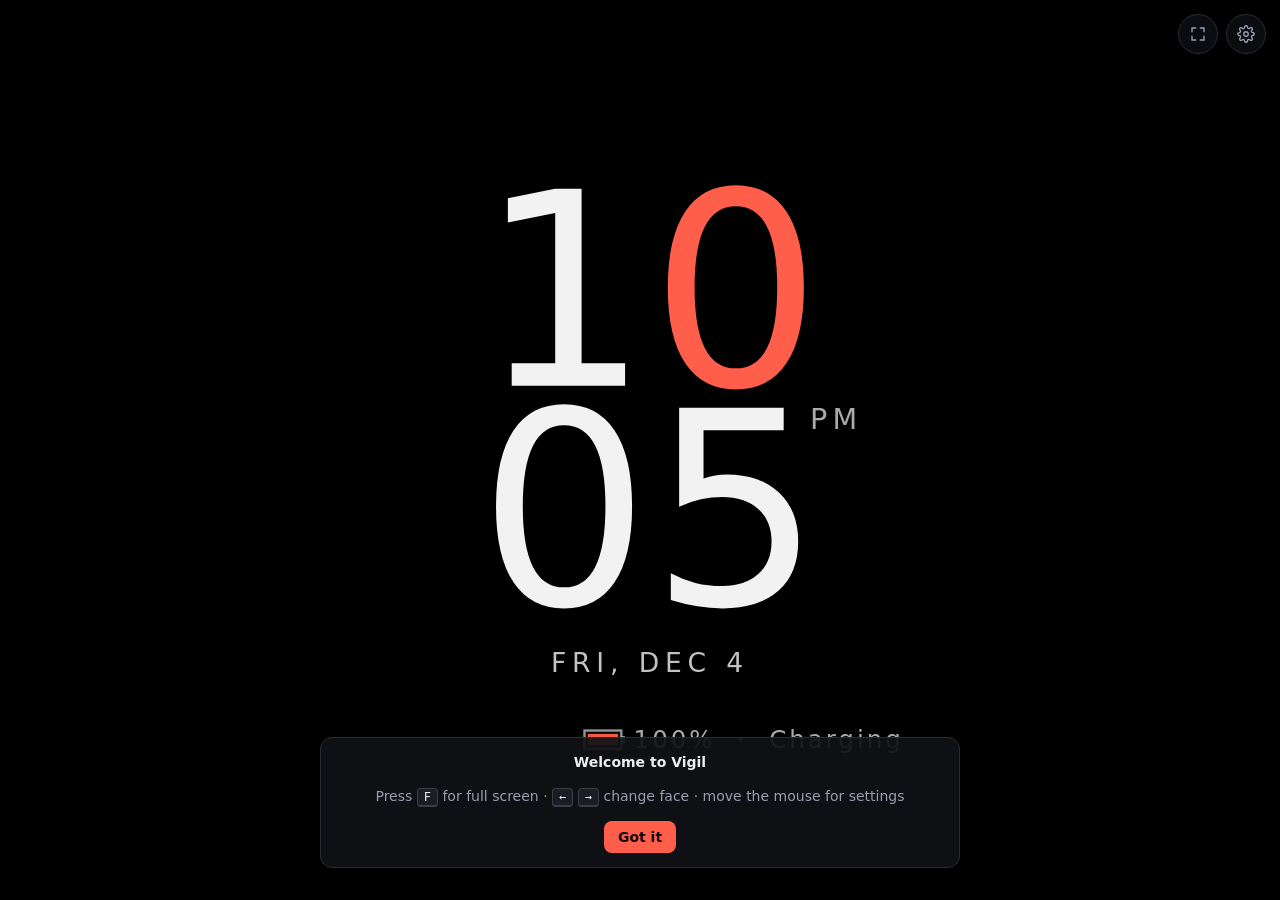
<file: index.html>
<!doctype html>
<html lang="en">
<head>
<meta charset="utf-8">
<meta name="viewport" content="width=device-width, initial-scale=1">
<title>Vigil – Always-On Clock</title>
<meta name="description" content="A calm always-on clock for a spare monitor or your laptop: ten faces, your colours, keeps the screen awake, gentle on OLED.">
<meta name="theme-color" content="#000000">
<link rel="manifest" href="manifest.webmanifest">
<link rel="icon" href="icons/icon-192.png">
<link rel="stylesheet" href="styles.css">
</head>
<body>
<canvas id="clock" aria-label="Clock"></canvas>
<div class="hud" id="hud">
  <button class="hud-btn" id="btnFull" type="button" title="Full screen (F)" aria-label="Full screen"></button>
  <button class="hud-btn" id="btnSettings" type="button" title="Settings (S)" aria-label="Settings"></button>
</div>
<div class="welcome" id="welcome" hidden>
  <b>Welcome to Vigil</b>
  <span>Press <kbd>F</kbd> for full screen · <kbd>←</kbd> <kbd>→</kbd> change face · move the mouse for settings</span>
  <button type="button" id="welcomeOk">Got it</button>
</div>
<aside class="drawer" id="drawer" aria-label="Settings" hidden>
  <div class="drawer-head"><b>Settings</b><button class="x" id="drawerClose" type="button" aria-label="Close settings">×</button></div>
  <div class="drawer-body" id="drawerBody"></div>
</aside>
<div class="sheet" id="sheet" role="dialog" aria-modal="true" aria-label="Vigil Pro" hidden><div class="sheet-card"></div></div>
<script type="module" src="js/app.js"></script>
</body>
</html>
</file>
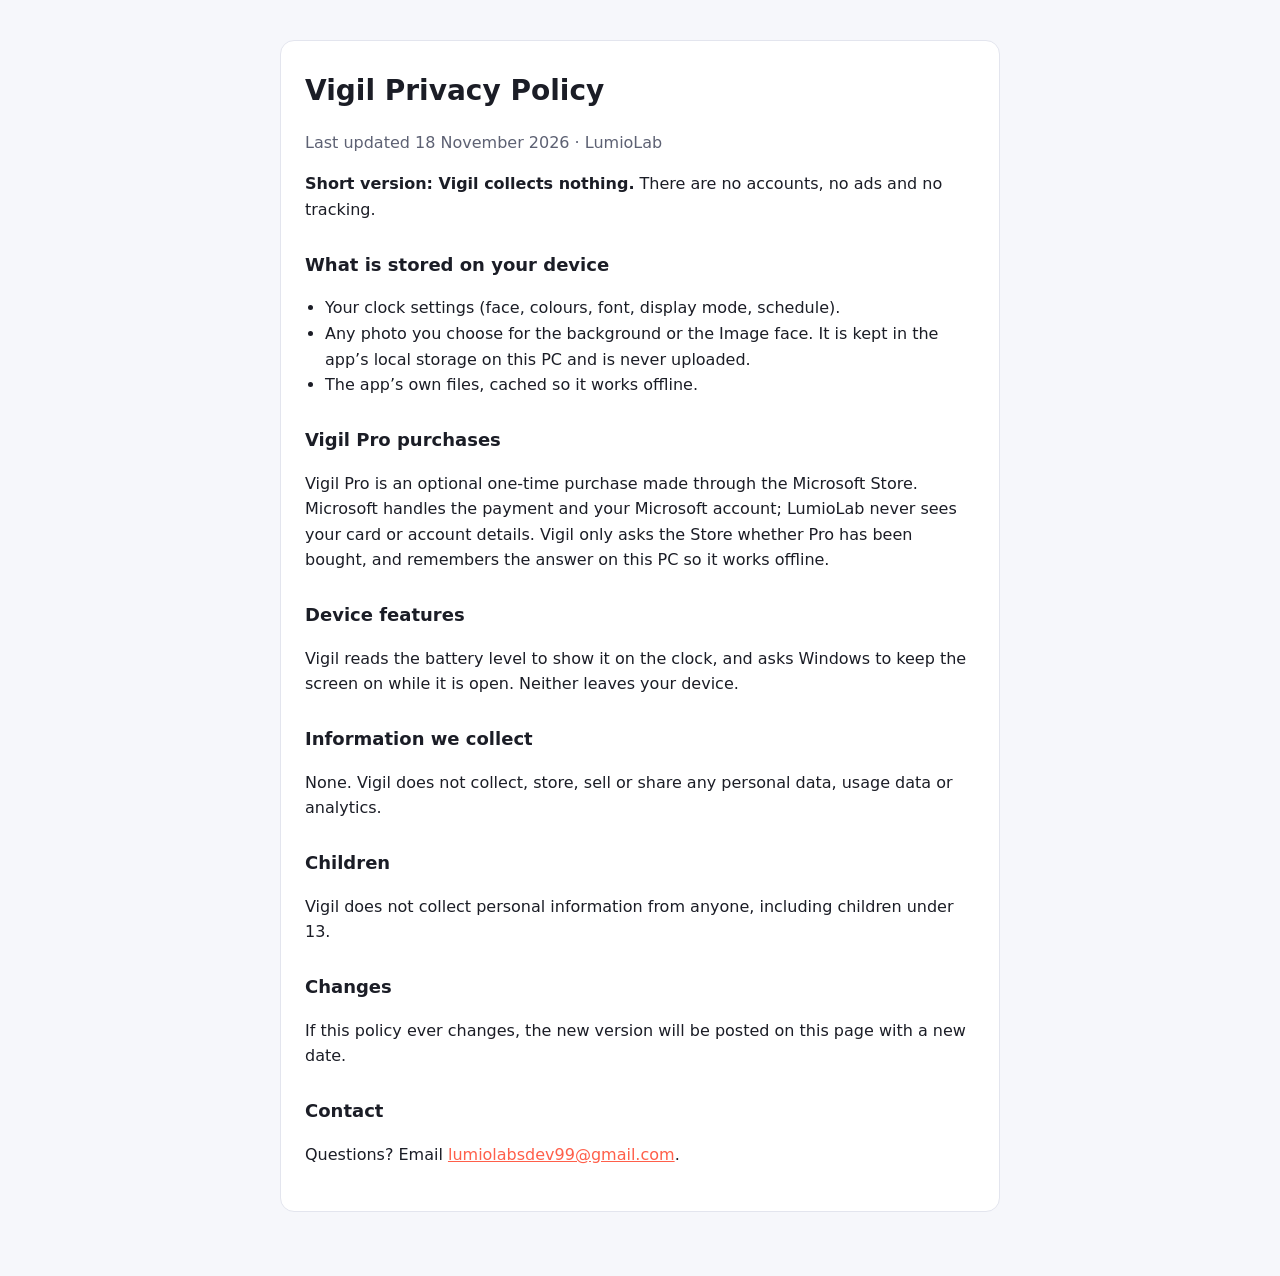
<file: privacy.html>
<!doctype html>
<html lang="en"><head><meta charset="utf-8"><meta name="viewport" content="width=device-width,initial-scale=1">
<title>Vigil Privacy Policy</title>
<style>
:root{--bg:#f6f7fb;--card:#fff;--text:#1b1d26;--muted:#5d6173;--line:#e3e5ee;--accent:#ff5f4a;color-scheme:light dark}
@media (prefers-color-scheme:dark){:root{--bg:#0e0f13;--card:#16171d;--text:#ececf1;--muted:#9a9db0;--line:#2a2c34}}
body{margin:0;background:var(--bg);color:var(--text);font:16px/1.6 "Segoe UI Variable Text","Segoe UI",system-ui,-apple-system,sans-serif}
main{max-width:720px;margin:0 auto;padding:40px 16px 64px}
.card{background:var(--card);border:1px solid var(--line);border-radius:14px;padding:28px 24px}
h1{font-size:28px;margin:0 0 4px}h2{font-size:18px;margin:28px 0 6px}
.muted{color:var(--muted)}a{color:var(--accent)}ul{padding-left:20px}
</style></head><body><main><div class="card">
<h1>Vigil Privacy Policy</h1>
<p class="muted">Last updated 18 November 2026 · LumioLab</p>
<p><strong>Short version: Vigil collects nothing.</strong> There are no accounts, no ads and no tracking.</p>
<h2>What is stored on your device</h2>
<ul><li>Your clock settings (face, colours, font, display mode, schedule).</li>
<li>Any photo you choose for the background or the Image face. It is kept in the app’s local storage on this PC and is never uploaded.</li>
<li>The app’s own files, cached so it works offline.</li></ul>
<h2>Vigil Pro purchases</h2>
<p>Vigil Pro is an optional one-time purchase made through the Microsoft Store. Microsoft handles the payment and your Microsoft account; LumioLab never sees your card or account details. Vigil only asks the Store whether Pro has been bought, and remembers the answer on this PC so it works offline.</p>
<h2>Device features</h2>
<p>Vigil reads the battery level to show it on the clock, and asks Windows to keep the screen on while it is open. Neither leaves your device.</p>
<h2>Information we collect</h2>
<p>None. Vigil does not collect, store, sell or share any personal data, usage data or analytics.</p>
<h2>Children</h2>
<p>Vigil does not collect personal information from anyone, including children under 13.</p>
<h2>Changes</h2>
<p>If this policy ever changes, the new version will be posted on this page with a new date.</p>
<h2>Contact</h2>
<p>Questions? Email <a href="mailto:lumiolabsdev99@gmail.com">lumiolabsdev99@gmail.com</a>.</p>
</div></main></body></html>
</file>
<file: styles.css>
@font-face{font-family:"Orbitron";src:url(fonts/orbitron.ttf) format("truetype");font-weight:400 900;font-display:block}
@font-face{font-family:"Bebas Neue";src:url(fonts/bebasneue.ttf) format("truetype");font-weight:400;font-display:block}
@font-face{font-family:"Playfair Display";src:url(fonts/playfair.ttf) format("truetype");font-weight:400 900;font-display:block}
@font-face{font-family:"Comfortaa";src:url(fonts/comfortaa.ttf) format("truetype");font-weight:300 700;font-display:block}
@font-face{font-family:"Space Mono";src:url(fonts/spacemono.ttf) format("truetype");font-weight:400;font-display:block}

/* Vigil is a night-screen app: one dark theme by design. */
:root{
  --bg:#000; --panel:#111216; --panel-2:#1a1b21; --line:#2a2c34; --text:#ececf1; --muted:#9a9db0; --faint:#6c6f80;
  --accent:#ff5f4a; --radius:12px;
  --font:"Segoe UI Variable Text","Segoe UI",system-ui,-apple-system,Roboto,sans-serif;
  color-scheme:dark;
}
*{box-sizing:border-box}
html,body{margin:0;height:100%;background:var(--bg);color:var(--text);font:14px/1.45 var(--font);overflow:hidden;-webkit-font-smoothing:antialiased}
button,input,select{font:inherit;color:inherit}
[hidden]{display:none!important}
body.idle{cursor:none}
#clock{position:fixed;inset:0;width:100vw;height:100vh;display:block;transition:opacity .6s ease}
#clock.off{opacity:0!important}
#clock{transition:opacity .6s ease,transform .22s ease-out}
@media (min-width:760px){body.drawer-open #clock{transform:translateX(-190px)}}

.hud{position:fixed;top:14px;right:14px;display:flex;gap:8px;z-index:5;transition:opacity .4s}
body.idle .hud{opacity:0;pointer-events:none}
body.drawer-open .hud{display:none}
.hud-btn{width:40px;height:40px;border-radius:50%;border:1px solid var(--line);background:rgba(17,18,22,.7);backdrop-filter:blur(8px);display:grid;place-items:center;cursor:pointer;color:var(--muted)}
.hud-btn:hover{color:var(--text);border-color:#444}
.hud-btn svg{width:18px;height:18px}

.welcome{position:fixed;left:50%;bottom:32px;transform:translateX(-50%);background:rgba(17,18,22,.92);border:1px solid var(--line);border-radius:var(--radius);padding:14px 16px;display:flex;align-items:center;gap:14px;z-index:6;flex-wrap:wrap;justify-content:center;max-width:calc(100vw - 32px)}
.welcome span{color:var(--muted)}
.welcome button{border:0;background:var(--accent);color:#14080a;font-weight:600;border-radius:8px;padding:6px 14px;cursor:pointer}
kbd{font:12px ui-monospace,Consolas,monospace;padding:1px 6px;border:1px solid #3a3c46;border-bottom-width:2px;border-radius:4px;background:#1c1d24;color:var(--text)}

.drawer{position:fixed;top:0;right:0;bottom:0;width:min(380px,100vw);background:var(--panel);border-left:1px solid var(--line);z-index:10;display:flex;flex-direction:column;box-shadow:-12px 0 40px rgba(0,0,0,.5);animation:slide .22s ease-out}
@keyframes slide{from{transform:translateX(30px);opacity:0}}
.drawer-head{display:flex;align-items:center;justify-content:space-between;padding:14px 16px;border-bottom:1px solid var(--line);font-size:16px}
.x{width:32px;height:32px;border-radius:8px;border:0;background:none;font-size:22px;line-height:1;cursor:pointer;color:var(--muted)}
.x:hover{background:var(--panel-2);color:var(--text)}
.drawer-body{overflow:auto;padding:4px 16px 24px}
.sec{padding:14px 0;border-bottom:1px solid var(--line)}
.sec:last-child{border-bottom:0}
.sec h3{margin:0 0 10px;font-size:11px;font-weight:600;letter-spacing:.08em;text-transform:uppercase;color:var(--faint)}
.faces{display:grid;grid-template-columns:1fr 1fr;gap:8px}
.face{border:1px solid var(--line);border-radius:10px;background:#000;padding:0;cursor:pointer;overflow:hidden;text-align:left}
.face canvas{display:block;width:100%;aspect-ratio:16/10}
.face span{display:block;padding:5px 8px;font-size:12px;color:var(--muted);background:var(--panel-2)}
.face[aria-pressed="true"]{border-color:var(--accent);box-shadow:0 0 0 1px var(--accent)}
.face[aria-pressed="true"] span{color:var(--text)}
.swatches{display:grid;grid-template-columns:repeat(6,1fr);gap:8px}
.sw{aspect-ratio:1;border-radius:50%;border:2px solid transparent;cursor:pointer;padding:0;box-shadow:inset 0 0 0 1px rgba(255,255,255,.12)}
.sw[aria-pressed="true"]{border-color:#fff}
.lbl{font-size:12px;color:var(--muted);margin:10px 0 6px}
.row{display:flex;align-items:center;justify-content:space-between;gap:10px;padding:6px 0}
.row>span{color:var(--text)}
.row small{display:block;color:var(--faint);font-size:12px}
select,input[type=text],input[type=time]{background:var(--panel-2);border:1px solid var(--line);border-radius:8px;height:34px;padding:0 10px;min-width:0}
select{max-width:200px}
input[type=range]{accent-color:var(--accent);width:150px}
.toggle{position:relative;width:40px;height:22px;flex:none}
.toggle input{opacity:0;width:100%;height:100%;margin:0;cursor:pointer;position:absolute;inset:0;z-index:1}
.toggle i{position:absolute;inset:0;border-radius:11px;background:#33353f;transition:background .15s}
.toggle i::after{content:"";position:absolute;top:3px;left:3px;width:16px;height:16px;border-radius:50%;background:#cfd1db;transition:transform .15s}
.toggle input:checked+i{background:var(--accent)}
.toggle input:checked+i::after{transform:translateX(18px);background:#fff}
.toggle input:focus-visible+i{outline:2px solid var(--accent);outline-offset:2px}
.seg{display:flex;border:1px solid var(--line);border-radius:8px;overflow:hidden}
.seg button{flex:1;border:0;background:var(--panel-2);padding:7px 6px;cursor:pointer;color:var(--muted);font-size:13px}
.seg button+button{border-left:1px solid var(--line)}
.seg button[aria-pressed="true"]{background:var(--accent);color:#14080a;font-weight:600}
.btn{border:1px solid var(--line);background:var(--panel-2);border-radius:8px;padding:7px 12px;cursor:pointer}
.btn:hover{border-color:#444}
.hint{color:var(--faint);font-size:12px;margin:6px 0 0}
.status{font-size:12px;color:var(--muted);display:flex;align-items:center;gap:6px}
.status i{width:8px;height:8px;border-radius:50%;background:#555;display:inline-block}
.status.on i{background:#4fd8b0}
:focus-visible{outline:2px solid var(--accent);outline-offset:2px}
@media (prefers-reduced-motion:reduce){*{animation:none!important;transition:none!important}}
/* Pro */
.pro-tag{font-style:normal;font-size:9px;font-weight:700;letter-spacing:.06em;color:#14080a;background:var(--accent);border-radius:4px;padding:1px 4px;margin-left:6px;vertical-align:1px}
.seg button .pro-tag{margin-left:5px}
.seg button[aria-pressed="true"] .pro-tag{background:#14080a;color:var(--accent)}
.pro-card{border:1px solid var(--accent);border-radius:var(--radius);padding:12px 14px;margin-bottom:18px;background:linear-gradient(180deg,rgba(255,95,74,.10),rgba(255,95,74,.02));display:grid;gap:6px}
.pro-card span{font-size:13px;color:var(--muted);line-height:1.45}
.pro-card .row{margin:4px 0 0;justify-content:flex-start;gap:8px}
.pro-card.owned{border-color:var(--line);background:var(--panel-2)}
.btn.primary{background:var(--accent);border-color:var(--accent);color:#14080a;font-weight:600;text-decoration:none;text-align:center}
.btn.primary:hover{filter:brightness(1.08)}
.btn.ghost{background:none}
.btn:disabled{opacity:.6;cursor:default}
.btn.big{padding:11px 16px;font-size:15px;width:100%;display:block}
.sheet{position:fixed;inset:0;background:rgba(0,0,0,.6);backdrop-filter:blur(4px);display:grid;place-items:center;z-index:20;padding:16px}
.sheet[hidden]{display:none}
.sheet-card{position:relative;width:min(420px,100%);background:var(--panel);border:1px solid var(--line);border-radius:16px;padding:22px 22px 18px;box-shadow:0 20px 60px rgba(0,0,0,.6)}
.sheet-card .x{position:absolute;top:10px;right:10px}
.sheet-title{font-size:22px;font-weight:700;margin-bottom:4px}
.perks{list-style:none;margin:14px 0;padding:0;display:grid;gap:10px}
.perks li{display:grid;gap:2px;padding-left:22px;position:relative}
.perks li::before{content:"";position:absolute;left:2px;top:5px;width:10px;height:6px;border-left:2px solid var(--accent);border-bottom:2px solid var(--accent);transform:rotate(-45deg)}
.perks span{font-size:13px;color:var(--muted)}
.sheet-acts{display:grid;gap:8px;margin-top:6px}
.sheet-note{font-size:13px;color:#ffb4a8;margin:0 0 8px}
</file>
